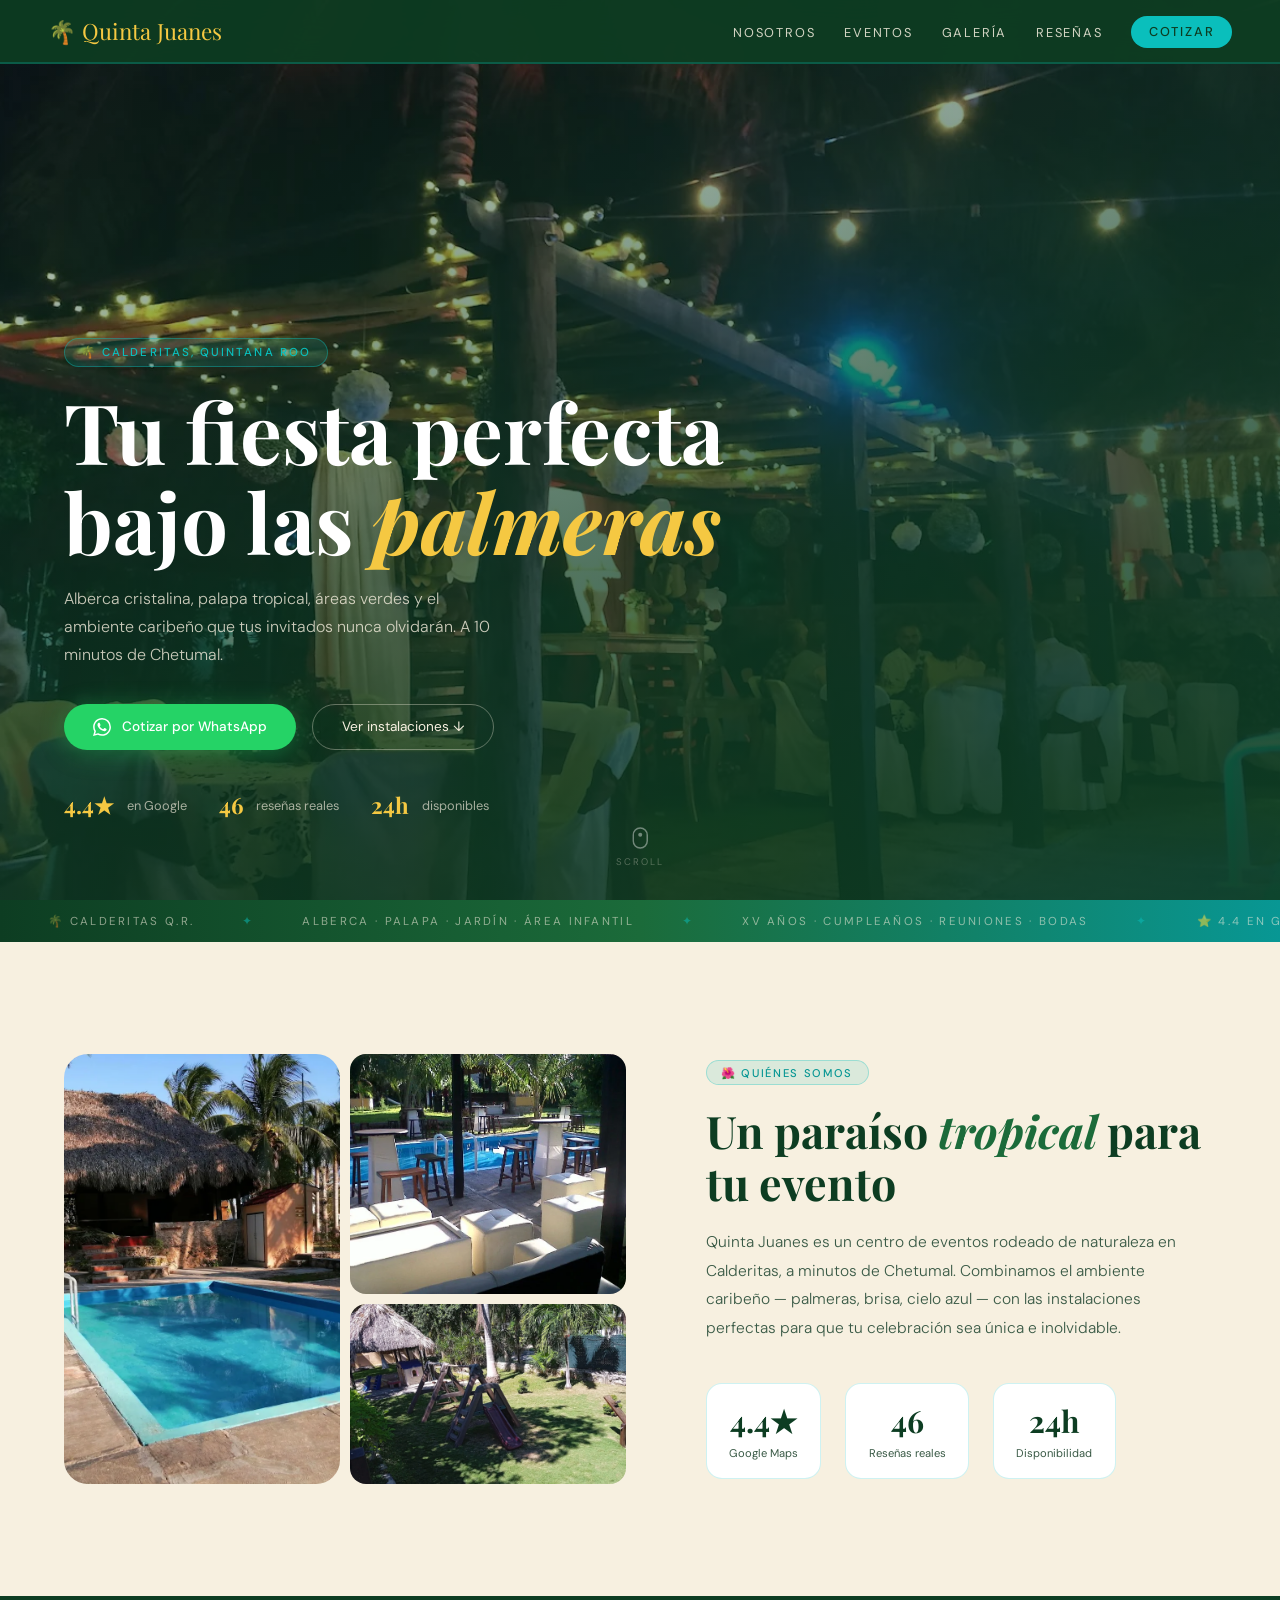
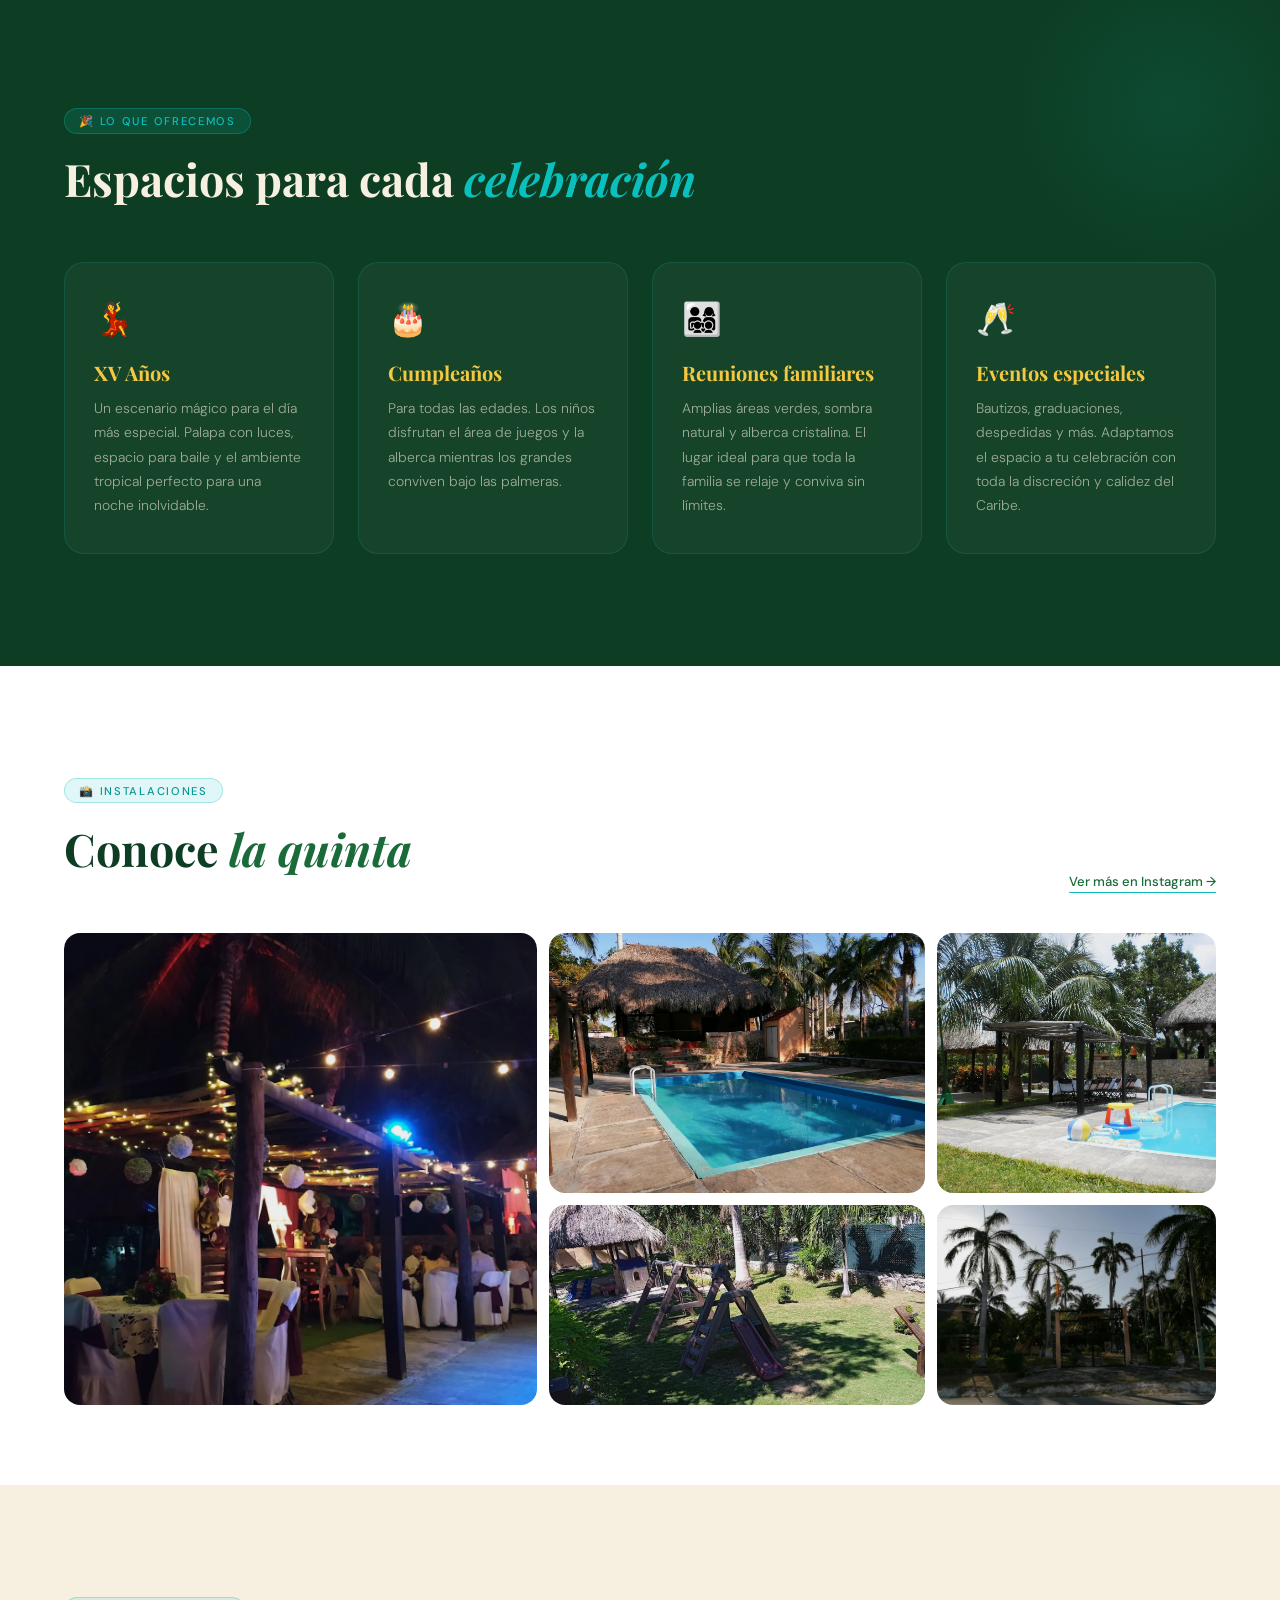
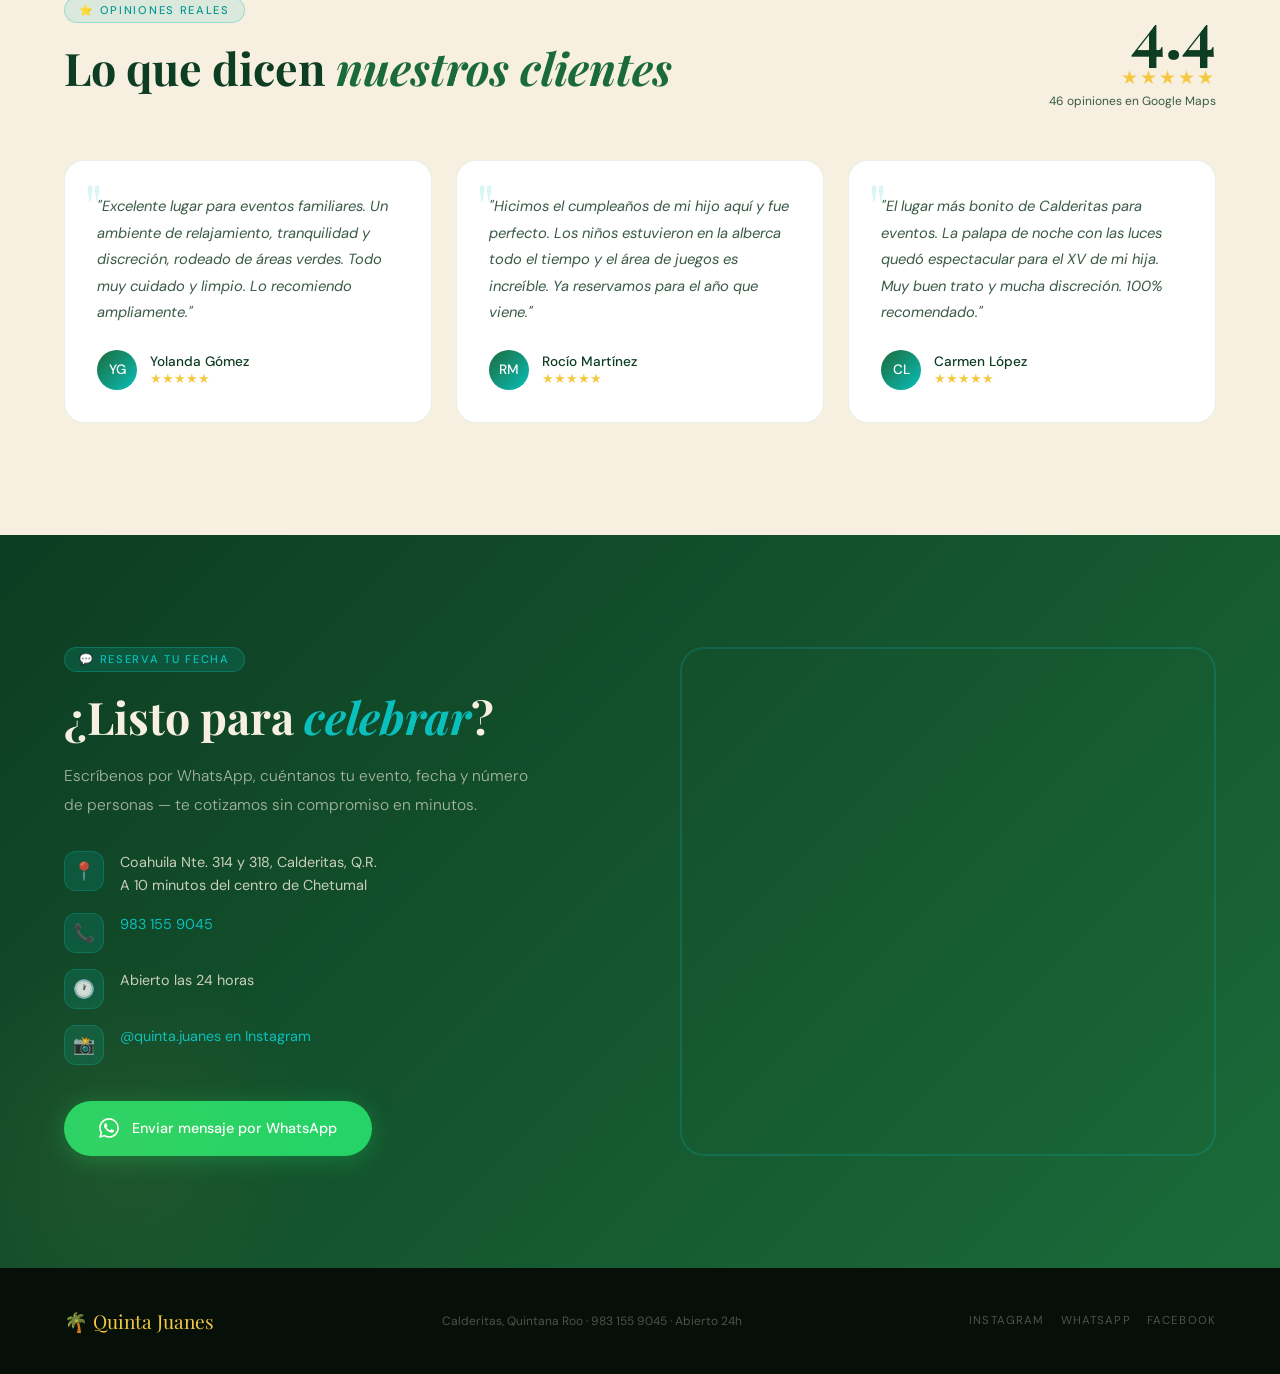
<file: index (1).html>
<!DOCTYPE html>
<html lang="es">
<head>
<meta charset="UTF-8">
<meta name="viewport" content="width=device-width, initial-scale=1.0">
<title>Quinta Juanes – Centro de Eventos | Calderitas, Q.R.</title>
<meta name="description" content="Quinta Juanes, el mejor lugar para tus eventos en Calderitas, Quintana Roo. Alberca, palapa tropical, áreas verdes y ambiente único. ¡Cotiza tu evento hoy!">
<link rel="preconnect" href="https://fonts.googleapis.com">
<link href="https://fonts.googleapis.com/css2?family=Playfair+Display:ital,wght@0,700;1,400&family=DM+Sans:wght@300;400;500&display=swap" rel="stylesheet">
<style>
:root {
  --turquesa: #0abfbc;
  --turquesa-oscuro: #089794;
  --verde-palma: #1b6b3a;
  --verde-selva: #0d3d22;
  --arena: #f7f0e0;
  --coral: #ff6b4a;
  --dorado-sol: #f5c842;
  --blanco: #ffffff;
  --texto: #0d2b1a;
  --texto-suave: #3a5a46;
}
*{margin:0;padding:0;box-sizing:border-box;}
html{scroll-behavior:smooth;}
body{font-family:'DM Sans',sans-serif;background:var(--blanco);color:var(--texto);overflow-x:hidden;}

nav{position:fixed;top:0;left:0;right:0;z-index:200;display:flex;justify-content:space-between;align-items:center;padding:1rem 3rem;background:rgba(13,61,34,0.93);backdrop-filter:blur(16px);border-bottom:2px solid rgba(10,191,188,0.25);}
.nav-logo{font-family:'Playfair Display',serif;font-size:1.4rem;color:var(--dorado-sol);text-decoration:none;}
.nav-links{display:flex;gap:1.8rem;list-style:none;}
.nav-links a{color:rgba(247,240,224,0.85);font-size:.8rem;letter-spacing:.14em;text-transform:uppercase;text-decoration:none;transition:color .2s;}
.nav-links a:hover{color:var(--turquesa);}
.nav-cta{background:var(--turquesa)!important;color:var(--verde-selva)!important;padding:.45rem 1.1rem;border-radius:30px;font-weight:500!important;}
.nav-cta:hover{background:var(--dorado-sol)!important;}

#hero{height:100vh;min-height:600px;position:relative;display:flex;flex-direction:column;justify-content:flex-end;padding:0 4rem 5rem;overflow:hidden;}
.hero-bg{position:absolute;inset:0;background:url('quinta_noche.webp') center/cover no-repeat;transform:scale(1.06);animation:hzoom 20s ease-in-out infinite alternate;}
@keyframes hzoom{from{transform:scale(1.06)}to{transform:scale(1.0)}}
.hero-overlay{position:absolute;inset:0;background:linear-gradient(160deg,rgba(13,61,34,0.15) 0%,rgba(13,61,34,0.7) 55%,rgba(13,61,34,0.95) 100%);}
.hero-badge{position:relative;z-index:2;display:inline-flex;align-items:center;gap:.6rem;background:rgba(10,191,188,.15);border:1px solid rgba(10,191,188,.4);color:var(--turquesa);padding:.35rem 1rem;border-radius:30px;font-size:.72rem;font-weight:500;letter-spacing:.18em;text-transform:uppercase;margin-bottom:1.2rem;width:fit-content;}
.hero-titulo{position:relative;z-index:2;font-family:'Playfair Display',serif;font-size:clamp(2.8rem,6.5vw,5.5rem);font-weight:700;line-height:1.08;color:var(--blanco);margin-bottom:1.2rem;max-width:680px;}
.hero-titulo .accent{color:var(--dorado-sol);font-style:italic;}
.hero-sub{position:relative;z-index:2;font-size:1rem;font-weight:300;line-height:1.75;color:rgba(247,240,224,.8);max-width:430px;margin-bottom:2.2rem;}
.hero-btns{position:relative;z-index:2;display:flex;gap:1rem;flex-wrap:wrap;}
.btn-wa{display:inline-flex;align-items:center;gap:.7rem;background:#25d366;color:#fff;padding:.85rem 1.8rem;border-radius:30px;font-size:.85rem;font-weight:500;text-decoration:none;box-shadow:0 4px 24px rgba(37,211,102,.35);transition:transform .2s,box-shadow .2s;}
.btn-wa:hover{transform:translateY(-3px);box-shadow:0 8px 32px rgba(37,211,102,.45);}
.btn-ver{display:inline-flex;align-items:center;gap:.6rem;border:1.5px solid rgba(247,240,224,.35);color:var(--arena);padding:.85rem 1.8rem;border-radius:30px;font-size:.85rem;text-decoration:none;transition:border-color .2s,background .2s;}
.btn-ver:hover{border-color:var(--turquesa);background:rgba(10,191,188,.1);}
.hero-stats{position:relative;z-index:2;display:flex;gap:2rem;margin-top:2.5rem;flex-wrap:wrap;}
.stat{display:flex;align-items:center;gap:.6rem;color:rgba(247,240,224,.65);font-size:.8rem;}
.stat-num{font-family:'Playfair Display',serif;font-size:1.4rem;color:var(--dorado-sol);font-weight:700;}
.scroll-pill{position:absolute;bottom:2rem;left:50%;transform:translateX(-50%);z-index:2;display:flex;flex-direction:column;align-items:center;gap:.4rem;color:rgba(247,240,224,.3);font-size:.6rem;letter-spacing:.2em;text-transform:uppercase;animation:sp 2.2s ease-in-out infinite;}
@keyframes sp{0%,100%{transform:translateX(-50%) translateY(0)}50%{transform:translateX(-50%) translateY(7px)}}

.franja{background:linear-gradient(90deg,var(--verde-selva),var(--verde-palma),var(--turquesa-oscuro));padding:.85rem 3rem;display:flex;gap:3rem;overflow:hidden;white-space:nowrap;}
.franja span{color:rgba(247,240,224,.55);font-size:.72rem;letter-spacing:.2em;text-transform:uppercase;flex-shrink:0;}
.franja .sep{color:var(--turquesa);opacity:.5;}

#nosotros{padding:7rem 4rem;display:grid;grid-template-columns:1.1fr 1fr;gap:5rem;align-items:center;background:var(--arena);}
.nosotros-fotos{display:grid;grid-template-columns:1fr 1fr;grid-template-rows:240px 180px;gap:10px;}
.nosotros-fotos img{width:100%;height:100%;object-fit:cover;border-radius:16px;transition:transform .4s;}
.nosotros-fotos img:hover{transform:scale(1.03);}
.foto-grande{grid-row:span 2;border-radius:24px!important;}
.seccion-chip{display:inline-flex;align-items:center;gap:.5rem;background:rgba(10,191,188,.12);border:1px solid rgba(10,191,188,.3);color:var(--turquesa-oscuro);padding:.3rem .9rem;border-radius:30px;font-size:.7rem;font-weight:500;letter-spacing:.15em;text-transform:uppercase;margin-bottom:1.2rem;}
h2{font-family:'Playfair Display',serif;font-size:clamp(1.9rem,3.5vw,2.9rem);font-weight:700;line-height:1.18;color:var(--verde-selva);margin-bottom:1.1rem;}
h2 .it{font-style:italic;color:var(--verde-palma);}
.parrafo{font-size:.97rem;font-weight:300;line-height:1.85;color:var(--texto-suave);max-width:480px;}
.metricas{display:flex;gap:1.5rem;margin-top:2.5rem;flex-wrap:wrap;}
.metrica{text-align:center;background:var(--blanco);padding:1rem 1.4rem;border-radius:16px;border:1px solid rgba(10,191,188,.2);min-width:90px;}
.metrica-num{font-family:'Playfair Display',serif;font-size:1.9rem;font-weight:700;color:var(--verde-selva);display:block;}
.metrica-label{font-size:.7rem;color:var(--texto-suave);margin-top:.2rem;}

#servicios{padding:7rem 4rem;background:var(--verde-selva);position:relative;overflow:hidden;}
#servicios::before{content:'';position:absolute;top:-60px;right:-60px;width:340px;height:340px;border-radius:50%;background:radial-gradient(circle,rgba(10,191,188,.1) 0%,transparent 70%);}
#servicios h2{color:var(--arena);}
#servicios h2 .it{color:var(--turquesa);}
#servicios .seccion-chip{background:rgba(10,191,188,.15);border-color:rgba(10,191,188,.3);color:var(--turquesa);}
.servicios-grid{display:grid;grid-template-columns:repeat(auto-fit,minmax(230px,1fr));gap:1.5rem;margin-top:3.5rem;}
.card-servicio{background:rgba(255,255,255,.04);border:1px solid rgba(10,191,188,.15);border-radius:20px;padding:2.2rem 1.8rem;transition:background .3s,transform .3s,border-color .3s;}
.card-servicio:hover{background:rgba(10,191,188,.1);border-color:rgba(10,191,188,.4);transform:translateY(-4px);}
.cs-emoji{font-size:2rem;margin-bottom:1.2rem;display:block;}
.card-servicio h3{font-family:'Playfair Display',serif;font-size:1.25rem;color:var(--dorado-sol);margin-bottom:.6rem;}
.card-servicio p{font-size:.87rem;font-weight:300;color:rgba(247,240,224,.6);line-height:1.75;}

#galeria{padding:7rem 4rem 5rem;background:var(--blanco);}
.galeria-header{display:flex;justify-content:space-between;align-items:flex-end;margin-bottom:2.5rem;flex-wrap:wrap;gap:1rem;}
.galeria-grid{display:grid;grid-template-columns:repeat(12,1fr);grid-template-rows:260px 200px;gap:12px;}
.galeria-grid img{width:100%;height:100%;object-fit:cover;border-radius:16px;transition:transform .4s,filter .3s;filter:brightness(.93) saturate(1.05);}
.galeria-grid img:hover{transform:scale(1.03);filter:brightness(1) saturate(1.15);}
.gi1{grid-column:span 5;grid-row:span 2;}
.gi2{grid-column:span 4;}
.gi3{grid-column:span 3;}
.gi4{grid-column:span 4;}
.gi5{grid-column:span 3;}

#resenas{padding:7rem 4rem;background:var(--arena);}
.resenas-top{display:flex;justify-content:space-between;align-items:center;margin-bottom:3rem;flex-wrap:wrap;gap:1.5rem;}
.rating-bloque{text-align:right;}
.rating-numero{font-family:'Playfair Display',serif;font-size:4rem;font-weight:700;color:var(--verde-selva);line-height:1;}
.rating-stars{color:var(--dorado-sol);font-size:1.2rem;letter-spacing:2px;}
.rating-base{font-size:.75rem;color:var(--texto-suave);margin-top:.2rem;}
.resenas-grid{display:grid;grid-template-columns:repeat(auto-fit,minmax(280px,1fr));gap:1.5rem;}
.card-resena{background:var(--blanco);padding:2rem;border-radius:20px;border:1px solid rgba(27,107,58,.1);position:relative;}
.card-resena::before{content:'"';position:absolute;top:.8rem;left:1.2rem;font-family:'Playfair Display',serif;font-size:4rem;color:var(--turquesa);opacity:.15;line-height:1;}
.resena-txt{font-size:.92rem;line-height:1.8;color:var(--texto-suave);font-style:italic;margin-bottom:1.5rem;position:relative;z-index:1;}
.resena-pie{display:flex;align-items:center;gap:.8rem;}
.avatar{width:40px;height:40px;border-radius:50%;flex-shrink:0;background:linear-gradient(135deg,var(--verde-palma),var(--turquesa));display:flex;align-items:center;justify-content:center;color:#fff;font-size:.85rem;font-weight:500;}
.resena-nombre{font-size:.85rem;font-weight:500;color:var(--verde-selva);}
.resena-estrellas{color:var(--dorado-sol);font-size:.8rem;}

#contacto{padding:7rem 4rem;display:grid;grid-template-columns:1fr 1fr;gap:5rem;background:linear-gradient(135deg,var(--verde-selva) 0%,var(--verde-palma) 100%);position:relative;overflow:hidden;}
#contacto::after{content:'';position:absolute;bottom:-80px;left:-80px;width:400px;height:400px;border-radius:50%;background:radial-gradient(circle,rgba(245,200,66,.06) 0%,transparent 70%);pointer-events:none;}
#contacto h2{color:var(--arena);}
#contacto h2 .it{color:var(--turquesa);}
#contacto .seccion-chip{background:rgba(10,191,188,.15);color:var(--turquesa);border-color:rgba(10,191,188,.3);}
#contacto .parrafo{color:rgba(247,240,224,.65);}
.info-lista{margin-top:2rem;display:flex;flex-direction:column;gap:1rem;}
.info-row{display:flex;align-items:flex-start;gap:1rem;color:rgba(247,240,224,.8);font-size:.9rem;line-height:1.6;}
.info-ico{width:40px;height:40px;flex-shrink:0;border-radius:12px;background:rgba(10,191,188,.15);border:1px solid rgba(10,191,188,.25);display:flex;align-items:center;justify-content:center;font-size:1.1rem;}
.info-row a{color:var(--turquesa);text-decoration:none;}
.info-row a:hover{text-decoration:underline;}
.btn-wa-grande{display:inline-flex;align-items:center;gap:.8rem;background:#25d366;color:#fff;padding:1.1rem 2.2rem;border-radius:30px;font-size:.9rem;font-weight:500;text-decoration:none;margin-top:2.2rem;box-shadow:0 4px 24px rgba(37,211,102,.3);transition:transform .2s,box-shadow .2s;}
.btn-wa-grande:hover{transform:translateY(-3px);box-shadow:0 8px 32px rgba(37,211,102,.45);}
.mapa-wrapper{border-radius:24px;overflow:hidden;border:2px solid rgba(10,191,188,.2);height:100%;min-height:380px;}
.mapa-wrapper iframe{width:100%;height:100%;border:none;}

footer{background:#060f08;padding:2.5rem 4rem;display:flex;justify-content:space-between;align-items:center;flex-wrap:wrap;gap:1rem;}
.footer-logo{font-family:'Playfair Display',serif;font-size:1.2rem;color:var(--dorado-sol);}
.footer-info{font-size:.75rem;color:rgba(247,240,224,.3);}
.footer-redes{display:flex;gap:1rem;}
.footer-redes a{color:rgba(247,240,224,.3);font-size:.72rem;text-decoration:none;letter-spacing:.1em;text-transform:uppercase;transition:color .2s;}
.footer-redes a:hover{color:var(--turquesa);}

.reveal{opacity:0;transform:translateY(30px);transition:opacity .7s ease,transform .7s ease;}
.reveal.visible{opacity:1;transform:none;}

@media(max-width:768px){
  nav{padding:.9rem 1.2rem;}
  .nav-links{display:none;}
  #hero{padding:0 1.2rem 4rem;}
  .hero-titulo{font-size:2.6rem;}
  #nosotros,#contacto{padding:4rem 1.2rem;grid-template-columns:1fr;gap:2.5rem;}
  #servicios,#galeria,#resenas{padding:4rem 1.2rem;}
  .nosotros-fotos{grid-template-rows:180px 140px;}
  .galeria-grid{grid-template-columns:1fr 1fr;grid-template-rows:auto;}
  .gi1,.gi2,.gi3,.gi4,.gi5{grid-column:span 1;height:170px;}
  .gi1{grid-row:span 1;}
  .mapa-wrapper{min-height:260px;}
  .franja{padding:.8rem 1.2rem;gap:1.5rem;}
  footer{flex-direction:column;text-align:center;padding:2rem 1.2rem;}
  .resenas-top{flex-direction:column;align-items:flex-start;}
  .rating-bloque{text-align:left;}
}
</style>
</head>
<body>

<nav>
  <a href="#hero" class="nav-logo">🌴 Quinta Juanes</a>
  <ul class="nav-links">
    <li><a href="#nosotros">Nosotros</a></li>
    <li><a href="#servicios">Eventos</a></li>
    <li><a href="#galeria">Galería</a></li>
    <li><a href="#resenas">Reseñas</a></li>
    <li><a href="#contacto" class="nav-cta">Cotizar</a></li>
  </ul>
</nav>

<section id="hero">
  <div class="hero-bg"></div>
  <div class="hero-overlay"></div>
  <p class="hero-badge">🌴 Calderitas, Quintana Roo</p>
  <h1 class="hero-titulo">
    Tu fiesta perfecta<br>bajo las <span class="accent">palmeras</span>
  </h1>
  <p class="hero-sub">Alberca cristalina, palapa tropical, áreas verdes y el ambiente caribeño que tus invitados nunca olvidarán. A 10 minutos de Chetumal.</p>
  <div class="hero-btns">
    <a href="https://wa.me/529831559045?text=Hola!%20Vi%20su%20página%20y%20me%20gustaría%20cotizar%20un%20evento%20en%20Quinta%20Juanes%20🌴" target="_blank" class="btn-wa">
      <svg width="18" height="18" viewBox="0 0 24 24" fill="currentColor"><path d="M17.472 14.382c-.297-.149-1.758-.867-2.03-.967-.273-.099-.471-.148-.67.15-.197.297-.767.966-.94 1.164-.173.199-.347.223-.644.075-.297-.15-1.255-.463-2.39-1.475-.883-.788-1.48-1.761-1.653-2.059-.173-.297-.018-.458.13-.606.134-.133.298-.347.446-.52.149-.174.198-.298.298-.497.099-.198.05-.371-.025-.52-.075-.149-.669-1.612-.916-2.207-.242-.579-.487-.5-.669-.51-.173-.008-.371-.01-.57-.01-.198 0-.52.074-.792.372-.272.297-1.04 1.016-1.04 2.479 0 1.462 1.065 2.875 1.213 3.074.149.198 2.096 3.2 5.077 4.487.709.306 1.262.489 1.694.625.712.227 1.36.195 1.871.118.571-.085 1.758-.719 2.006-1.413.248-.694.248-1.289.173-1.413-.074-.124-.272-.198-.57-.347m-5.421 7.403h-.004a9.87 9.87 0 01-5.031-1.378l-.361-.214-3.741.982.998-3.648-.235-.374a9.86 9.86 0 01-1.51-5.26c.001-5.45 4.436-9.884 9.888-9.884 2.64 0 5.122 1.03 6.988 2.898a9.825 9.825 0 012.893 6.994c-.003 5.45-4.437 9.884-9.885 9.884m8.413-18.297A11.815 11.815 0 0012.05 0C5.495 0 .16 5.335.157 11.892c0 2.096.547 4.142 1.588 5.945L.057 24l6.305-1.654a11.882 11.882 0 005.683 1.448h.005c6.554 0 11.89-5.335 11.893-11.893a11.821 11.821 0 00-3.48-8.413z"/></svg>
      Cotizar por WhatsApp
    </a>
    <a href="#galeria" class="btn-ver">Ver instalaciones ↓</a>
  </div>
  <div class="hero-stats">
    <div class="stat"><span class="stat-num">4.4★</span>&nbsp;en Google</div>
    <div class="stat"><span class="stat-num">46</span>&nbsp;reseñas reales</div>
    <div class="stat"><span class="stat-num">24h</span>&nbsp;disponibles</div>
  </div>
  <div class="scroll-pill">
    <svg width="16" height="22" viewBox="0 0 16 22" fill="none" opacity=".4"><rect x="1" y="1" width="14" height="20" rx="7" stroke="white" stroke-width="1.5"/><circle cx="8" cy="7" r="2" fill="white"><animate attributeName="cy" values="7;13;7" dur="1.8s" repeatCount="indefinite"/></circle></svg>
    scroll
  </div>
</section>

<div class="franja">
  <span>🌴 Calderitas Q.R.</span><span class="sep">✦</span>
  <span>Alberca · Palapa · Jardín · Área Infantil</span><span class="sep">✦</span>
  <span>XV Años · Cumpleaños · Reuniones · Bodas</span><span class="sep">✦</span>
  <span>⭐ 4.4 en Google · 46 Reseñas</span><span class="sep">✦</span>
  <span>📞 983 155 9045</span><span class="sep">✦</span>
  <span>🌴 Calderitas Q.R.</span><span class="sep">✦</span>
  <span>Alberca · Palapa · Jardín · Área Infantil</span>
</div>

<section id="nosotros">
  <div class="nosotros-fotos reveal">
    <img src="quinta_piscina.webp"  alt="Alberca y palapa de Quinta Juanes" class="foto-grande">
    <img src="quinta_elegante.webp" alt="Áreas verdes con palmeras">
    <img src="quinta_juegos.webp"   alt="Área de juegos infantil">
  </div>
  <div class="reveal">
    <p class="seccion-chip">🌺 Quiénes somos</p>
    <h2>Un paraíso <span class="it">tropical</span> para tu evento</h2>
    <p class="parrafo">Quinta Juanes es un centro de eventos rodeado de naturaleza en Calderitas, a minutos de Chetumal. Combinamos el ambiente caribeño — palmeras, brisa, cielo azul — con las instalaciones perfectas para que tu celebración sea única e inolvidable.</p>
    <div class="metricas">
      <div class="metrica"><span class="metrica-num">4.4★</span><span class="metrica-label">Google Maps</span></div>
      <div class="metrica"><span class="metrica-num">46</span><span class="metrica-label">Reseñas reales</span></div>
      <div class="metrica"><span class="metrica-num">24h</span><span class="metrica-label">Disponibilidad</span></div>
    </div>
  </div>
</section>

<section id="servicios">
  <div class="reveal">
    <p class="seccion-chip">🎉 Lo que ofrecemos</p>
    <h2>Espacios para cada <span class="it">celebración</span></h2>
  </div>
  <div class="servicios-grid reveal">
    <div class="card-servicio">
      <span class="cs-emoji">💃</span>
      <h3>XV Años</h3>
      <p>Un escenario mágico para el día más especial. Palapa con luces, espacio para baile y el ambiente tropical perfecto para una noche inolvidable.</p>
    </div>
    <div class="card-servicio">
      <span class="cs-emoji">🎂</span>
      <h3>Cumpleaños</h3>
      <p>Para todas las edades. Los niños disfrutan el área de juegos y la alberca mientras los grandes conviven bajo las palmeras.</p>
    </div>
    <div class="card-servicio">
      <span class="cs-emoji">👨‍👩‍👧‍👦</span>
      <h3>Reuniones familiares</h3>
      <p>Amplias áreas verdes, sombra natural y alberca cristalina. El lugar ideal para que toda la familia se relaje y conviva sin límites.</p>
    </div>
    <div class="card-servicio">
      <span class="cs-emoji">🥂</span>
      <h3>Eventos especiales</h3>
      <p>Bautizos, graduaciones, despedidas y más. Adaptamos el espacio a tu celebración con toda la discreción y calidez del Caribe.</p>
    </div>
  </div>
</section>

<section id="galeria">
  <div class="galeria-header reveal">
    <div>
      <p class="seccion-chip">📸 Instalaciones</p>
      <h2>Conoce <span class="it">la quinta</span></h2>
    </div>
    <a href="https://instagram.com/quinta.juanes" target="_blank" style="color:var(--verde-palma);font-size:.82rem;text-decoration:none;font-weight:500;border-bottom:1px solid var(--turquesa);padding-bottom:2px;">Ver más en Instagram →</a>
  </div>
  <div class="galeria-grid reveal">
    <img src="quinta_noche.webp"      alt="Evento nocturno con luces cálidas" class="gi1">
    <img src="quinta_piscina.webp"    alt="Alberca con palapa tropical"        class="gi2">
    <img src="quinta_minipalapa.webp" alt="Área verde con palmeras"            class="gi3">
    <img src="quinta_juegos.webp"     alt="Área de juegos para niños"          class="gi4">
    <img src="quinta_entrada.webp"    alt="Entrada de Quinta Juanes"           class="gi5">
  </div>
</section>

<section id="resenas">
  <div class="resenas-top reveal">
    <div>
      <p class="seccion-chip">⭐ Opiniones reales</p>
      <h2>Lo que dicen <span class="it">nuestros clientes</span></h2>
    </div>
    <div class="rating-bloque">
      <p class="rating-numero">4.4</p>
      <p class="rating-stars">★★★★★</p>
      <p class="rating-base">46 opiniones en Google Maps</p>
    </div>
  </div>
  <div class="resenas-grid reveal">
    <div class="card-resena">
      <p class="resena-txt">"Excelente lugar para eventos familiares. Un ambiente de relajamiento, tranquilidad y discreción, rodeado de áreas verdes. Todo muy cuidado y limpio. Lo recomiendo ampliamente."</p>
      <div class="resena-pie">
        <div class="avatar">YG</div>
        <div><p class="resena-nombre">Yolanda Gómez</p><p class="resena-estrellas">★★★★★</p></div>
      </div>
    </div>
    <div class="card-resena">
      <p class="resena-txt">"Hicimos el cumpleaños de mi hijo aquí y fue perfecto. Los niños estuvieron en la alberca todo el tiempo y el área de juegos es increíble. Ya reservamos para el año que viene."</p>
      <div class="resena-pie">
        <div class="avatar">RM</div>
        <div><p class="resena-nombre">Rocío Martínez</p><p class="resena-estrellas">★★★★★</p></div>
      </div>
    </div>
    <div class="card-resena">
      <p class="resena-txt">"El lugar más bonito de Calderitas para eventos. La palapa de noche con las luces quedó espectacular para el XV de mi hija. Muy buen trato y mucha discreción. 100% recomendado."</p>
      <div class="resena-pie">
        <div class="avatar">CL</div>
        <div><p class="resena-nombre">Carmen López</p><p class="resena-estrellas">★★★★★</p></div>
      </div>
    </div>
  </div>
</section>

<section id="contacto">
  <div class="reveal">
    <p class="seccion-chip">💬 Reserva tu fecha</p>
    <h2>¿Listo para <span class="it">celebrar</span>?</h2>
    <p class="parrafo">Escríbenos por WhatsApp, cuéntanos tu evento, fecha y número de personas — te cotizamos sin compromiso en minutos.</p>
    <div class="info-lista">
      <div class="info-row"><span class="info-ico">📍</span><span>Coahuila Nte. 314 y 318, Calderitas, Q.R.<br>A 10 minutos del centro de Chetumal</span></div>
      <div class="info-row"><span class="info-ico">📞</span><a href="tel:+529831559045">983 155 9045</a></div>
      <div class="info-row"><span class="info-ico">🕐</span><span>Abierto las 24 horas</span></div>
      <div class="info-row"><span class="info-ico">📸</span><a href="https://instagram.com/quinta.juanes" target="_blank">@quinta.juanes en Instagram</a></div>
    </div>
    <a href="https://wa.me/529831559045?text=Hola!%20Vi%20su%20página%20web%20y%20me%20gustaría%20cotizar%20un%20evento%20🌴%0A%0ATipo%20de%20evento:%20%0AFecha:%20%0ANo.%20de%20personas:" target="_blank" class="btn-wa-grande">
      <svg width="20" height="20" viewBox="0 0 24 24" fill="currentColor"><path d="M17.472 14.382c-.297-.149-1.758-.867-2.03-.967-.273-.099-.471-.148-.67.15-.197.297-.767.966-.94 1.164-.173.199-.347.223-.644.075-.297-.15-1.255-.463-2.39-1.475-.883-.788-1.48-1.761-1.653-2.059-.173-.297-.018-.458.13-.606.134-.133.298-.347.446-.52.149-.174.198-.298.298-.497.099-.198.05-.371-.025-.52-.075-.149-.669-1.612-.916-2.207-.242-.579-.487-.5-.669-.51-.173-.008-.371-.01-.57-.01-.198 0-.52.074-.792.372-.272.297-1.04 1.016-1.04 2.479 0 1.462 1.065 2.875 1.213 3.074.149.198 2.096 3.2 5.077 4.487.709.306 1.262.489 1.694.625.712.227 1.36.195 1.871.118.571-.085 1.758-.719 2.006-1.413.248-.694.248-1.289.173-1.413-.074-.124-.272-.198-.57-.347m-5.421 7.403h-.004a9.87 9.87 0 01-5.031-1.378l-.361-.214-3.741.982.998-3.648-.235-.374a9.86 9.86 0 01-1.51-5.26c.001-5.45 4.436-9.884 9.888-9.884 2.64 0 5.122 1.03 6.988 2.898a9.825 9.825 0 012.893 6.994c-.003 5.45-4.437 9.884-9.885 9.884m8.413-18.297A11.815 11.815 0 0012.05 0C5.495 0 .16 5.335.157 11.892c0 2.096.547 4.142 1.588 5.945L.057 24l6.305-1.654a11.882 11.882 0 005.683 1.448h.005c6.554 0 11.89-5.335 11.893-11.893a11.821 11.821 0 00-3.48-8.413z"/></svg>
      Enviar mensaje por WhatsApp
    </a>
  </div>
  <div class="reveal">
    <div class="mapa-wrapper">
      <iframe src="https://www.google.com/maps/embed?pb=!1m18!1m12!1m3!1d935.6!2d-88.175!3d18.548!2m3!1f0!2f0!3f0!3m2!1i1024!2i768!4f13.1!3m3!1m2!1s0x8f5bab1e7e7e7e7f%3A0x5e5e5e5e5e5e5e5e!2sQuinta%20Juanes%2C%20Calderitas!5e0!3m2!1ses-419!2smx!4v1" allowfullscreen="" loading="lazy"></iframe>
    </div>
  </div>
</section>

<footer>
  <span class="footer-logo">🌴 Quinta Juanes</span>
  <span class="footer-info">Calderitas, Quintana Roo · 983 155 9045 · Abierto 24h</span>
  <div class="footer-redes">
    <a href="https://instagram.com/quinta.juanes" target="_blank">Instagram</a>
    <a href="https://wa.me/529831559045" target="_blank">WhatsApp</a>
    <a href="https://facebook.com/quintajuanes" target="_blank">Facebook</a>
  </div>
</footer>

<script>
const obs=new IntersectionObserver((entries)=>{
  entries.forEach((e,i)=>{if(e.isIntersecting)setTimeout(()=>e.target.classList.add('visible'),i*90);});
},{threshold:0.1});
document.querySelectorAll('.reveal').forEach(el=>obs.observe(el));
</script>
</body>
</html>
</file>
